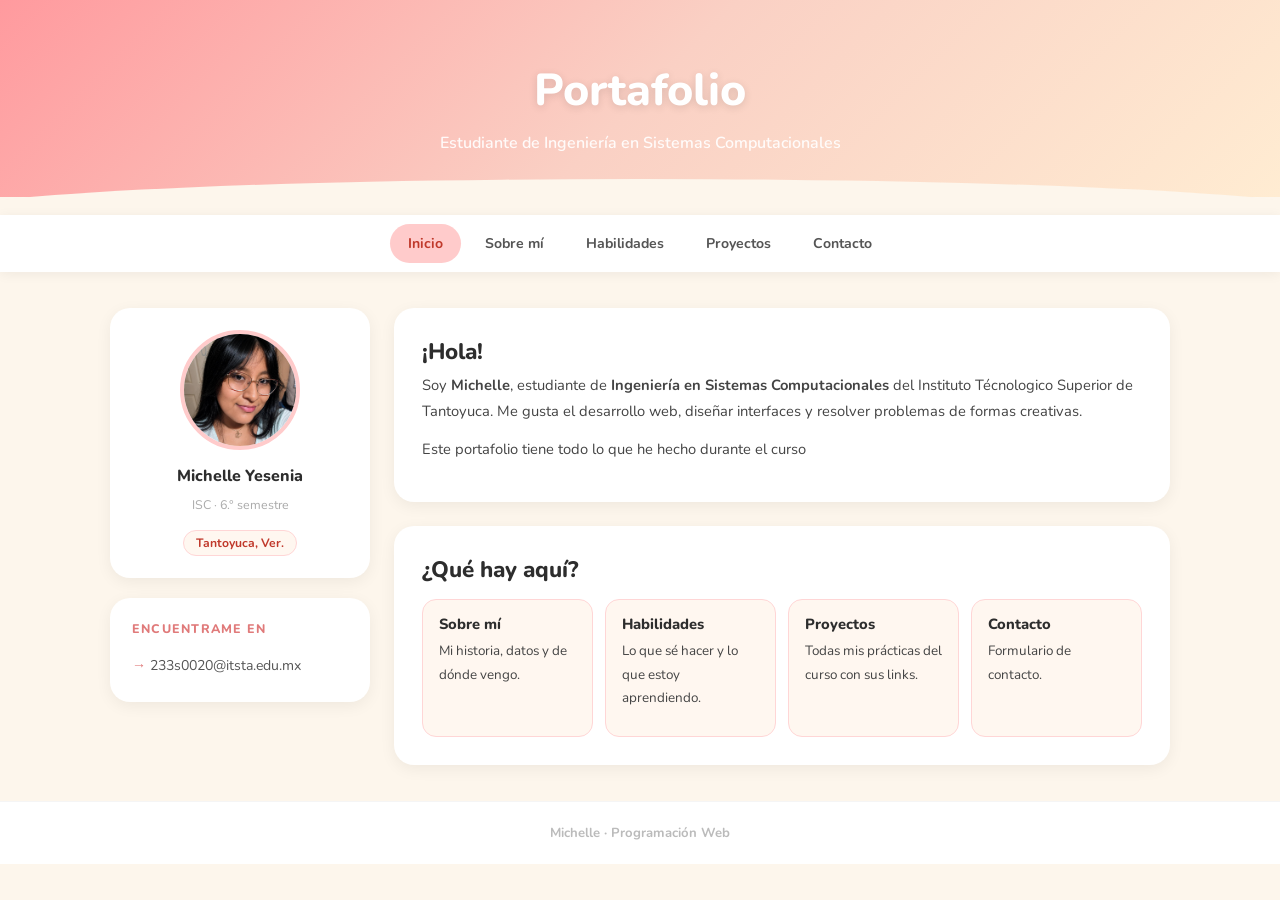
<file: index.html>
<!DOCTYPE html>
<html lang="es">

<head>
    <meta charset="UTF-8">
    <meta name="viewport" content="width=device-width, initial-scale=1.0">
    <title>Inicio | Mi Portafolio</title>
    <link rel="stylesheet" href="css/style.css">
    <link href="https://fonts.googleapis.com/css2?family=Nunito:wght@400;600;700;800;900&display=swap" rel="stylesheet">
</head>

<body>

    <header>
        <h1>Portafolio</h1>
        <p>Estudiante de Ingeniería en Sistemas Computacionales</p>
    </header>

    <nav class="navbar">
        <a href="index.html" class="active">Inicio</a>
        <a href="sobre-mi.html">Sobre mí</a>
        <a href="habilidades.html">Habilidades</a>
        <a href="proyectos.html">Proyectos</a>
        <a href="contacto.html">Contacto</a>
    </nav>

    <div class="container">

        <aside class="side">

            <div class="side-card" style="text-align:center">

                    <img src="img/Michelle.jpeg" alt="Michelle" class="foto-perfil">

                <p class="foto-nombre">Michelle Yesenia</p>
                <p class="foto-subtitulo">ISC · 6.° semestre</p>
                <div class="chip-list" style="justify-content:center">
                    <span class="chip">Tantoyuca, Ver.</span>
                </div>
            </div>

            <div class="side-card">
                <h3>Encuentrame en</h3>
                <ul class="side-list">
                    <li>233s0020@itsta.edu.mx</li>
                </ul>
            </div>

        </aside>

        <main class="main">

            <div class="bloque">
                <h2>¡Hola!</h2>
                <p>Soy <strong>Michelle</strong>, estudiante de <strong>Ingeniería en Sistemas Computacionales</strong> del Instituto Técnologico Superior de Tantoyuca. Me gusta el desarrollo web, diseñar interfaces y resolver problemas de formas creativas.</p>
                <p>Este portafolio tiene todo lo que he hecho durante el curso</p>
            </div>

            <div class="bloque">
                <h2>¿Qué hay aquí?</h2>
                <div class="tarjetas">
                    <div class="card">
                        <h4>Sobre mí</h4>
                        <p>Mi historia, datos y de dónde vengo.</p>
                    </div>
                    <div class="card">
                        <h4>Habilidades</h4>
                        <p>Lo que sé hacer y lo que estoy aprendiendo.</p>
                    </div>
                    <div class="card">
                        <h4>Proyectos</h4>
                        <p>Todas mis prácticas del curso con sus links.</p>
                    </div>
                    <div class="card">
                        <h4>Contacto</h4>
                        <p>Formulario de contacto.</p>
                    </div>
                </div>
            </div>

        </main>

    </div>

    <footer>
        Michelle · Programación Web
    </footer>

</body>
</html>
</file>
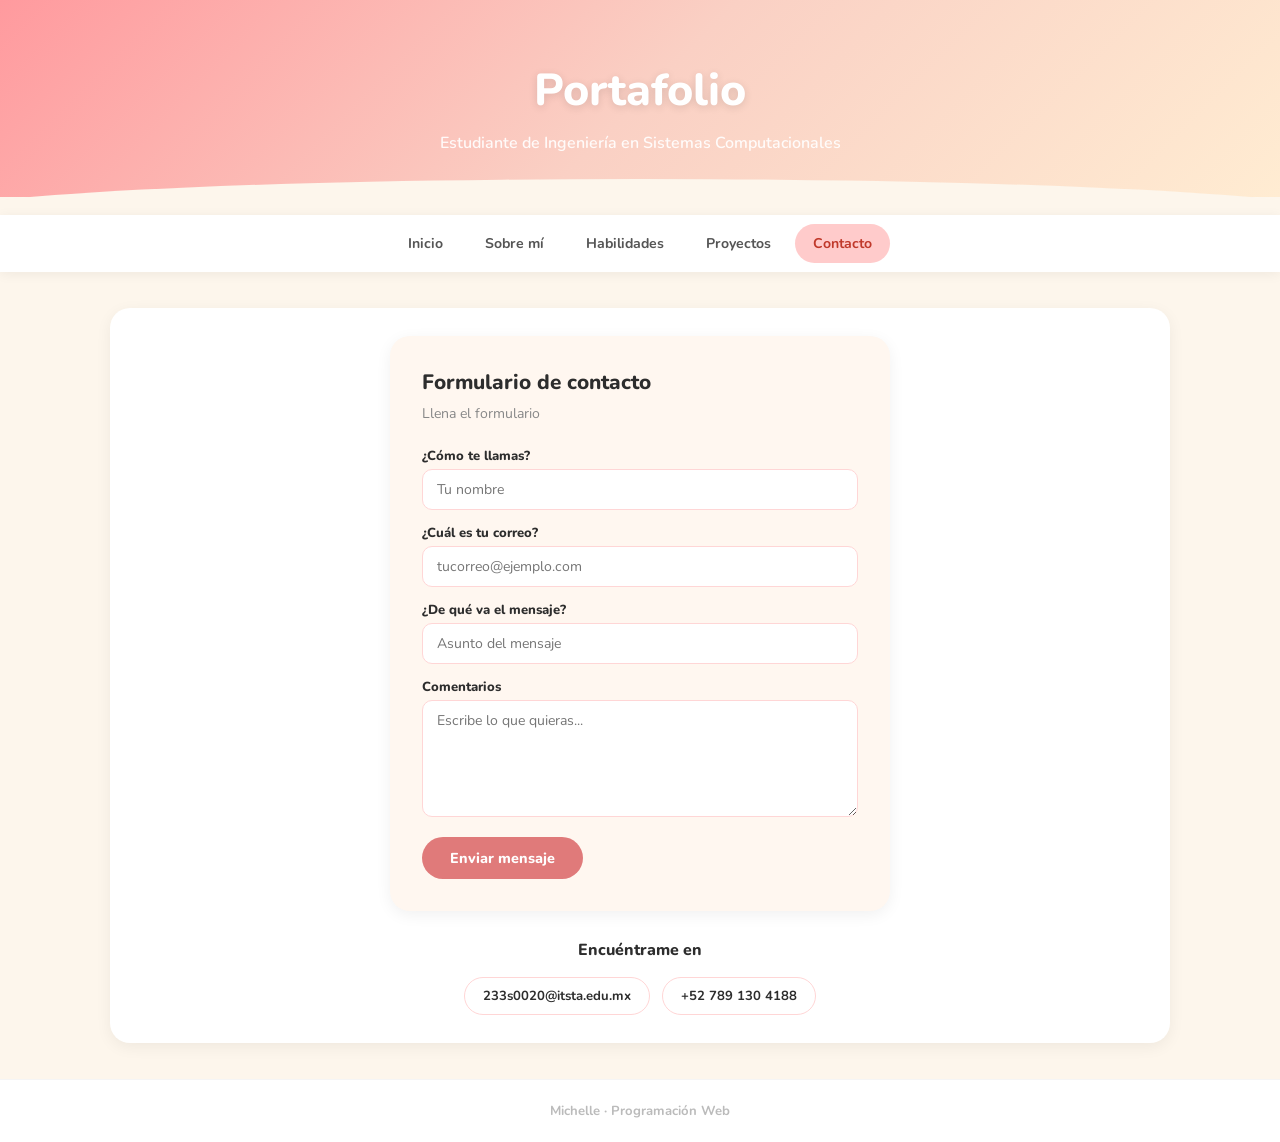
<file: contacto.html>
<!DOCTYPE html>
<html lang="es">

<head>
    <meta charset="UTF-8">
    <meta name="viewport" content="width=device-width, initial-scale=1.0">
    <title>Contacto | Mi Portafolio</title>
    <link rel="stylesheet" href="css/style.css">
    <link href="https://fonts.googleapis.com/css2?family=Nunito:wght@400;600;700;800;900&display=swap" rel="stylesheet">
</head>

<body>

    <header>
        <h1>Portafolio</h1>
        <p>Estudiante de Ingeniería en Sistemas Computacionales</p>
    </header>

    <nav class="navbar">
        <a href="index.html">Inicio</a>
        <a href="sobre-mi.html">Sobre mí</a>
        <a href="habilidades.html">Habilidades</a>
        <a href="proyectos.html">Proyectos</a>
        <a href="contacto.html" class="active">Contacto</a>
    </nav>

    <div class="container">

        <main class="main main-full">

            <div class="bloque">

                <div class="formcontainer">
                    <h2>Formulario de contacto</h2>
                    <p>Llena el formulario</p>

                    <form>
                        <label for="nombre">¿Cómo te llamas?</label>
                        <input type="text" id="nombre" placeholder="Tu nombre">

                        <label for="email">¿Cuál es tu correo?</label>
                        <input type="email" id="email" placeholder="tucorreo@ejemplo.com">

                        <label for="asunto">¿De qué va el mensaje?</label>
                        <input type="text" id="asunto" placeholder="Asunto del mensaje">

                        <label for="mensaje">Comentarios</label>
                        <textarea id="mensaje" rows="5" placeholder="Escribe lo que quieras..."></textarea>

                        <button type="submit">Enviar mensaje</button>
                    </form>
                </div>

                <h3 style="text-align:center;margin:10px 0 16px">Encuéntrame en</h3>
                <div class="contacto-links">

                    <a href="233s0020@itsta.edu.mx" class="contact-link">
                        233s0020@itsta.edu.mx
                    </a>

                    <a href="tel:+527891304188" class="contact-link">
                        +52 789 130 4188
                    </a>
                </div>
            </div>

        </main>

    </div>

    <footer>
        Michelle · Programación Web
    </footer>

</body>
</html>
</file>
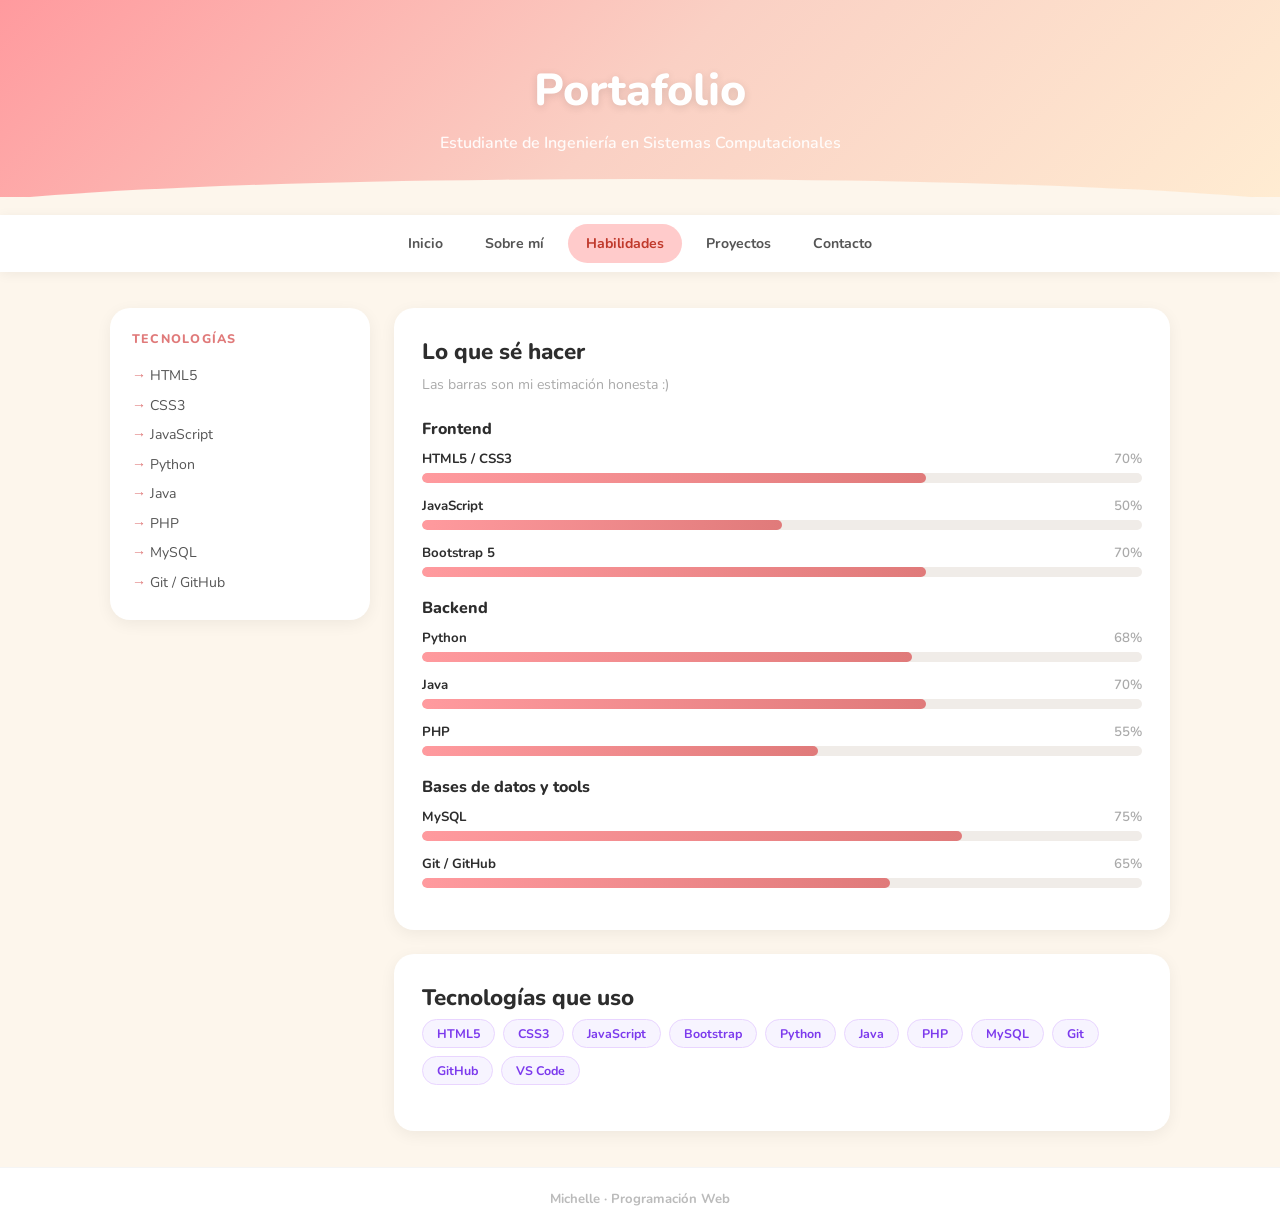
<file: habilidades.html>
<!DOCTYPE html>
<html lang="es">

<head>
    <meta charset="UTF-8">
    <meta name="viewport" content="width=device-width, initial-scale=1.0">
    <title>Habilidades | Mi Portafolio</title>
    <link rel="stylesheet" href="css/style.css">
    <link href="https://fonts.googleapis.com/css2?family=Nunito:wght@400;600;700;800;900&display=swap" rel="stylesheet">
</head>

<body>

    <header>
        <h1>Portafolio</h1>
        <p>Estudiante de Ingeniería en Sistemas Computacionales</p>
    </header>

    <nav class="navbar">
        <a href="index.html">Inicio</a>
        <a href="sobre-mi.html">Sobre mí</a>
        <a href="habilidades.html" class="active">Habilidades</a>
        <a href="proyectos.html">Proyectos</a>
        <a href="contacto.html">Contacto</a>
    </nav>

    <div class="container">

        <aside class="side">
            <div class="side-card">
                <h3>Tecnologías</h3>
                <ul class="side-list">
                    <li>HTML5</li>
                    <li>CSS3</li>
                    <li>JavaScript</li>
                    <li>Python</li>
                    <li>Java</li>
                    <li>PHP</li>
                    <li>MySQL</li>
                    <li>Git / GitHub</li>
                </ul>
            </div>
        </aside>

        <main class="main">

            <div class="bloque">
                <h2>Lo que sé hacer</h2>
                <p style="font-size:.88rem;color:#aaa">Las barras son mi estimación honesta :)</p>

                <h3>Frontend</h3>
                <div class="skill-item">
                    <div class="skill-label"><span>HTML5 / CSS3</span><span>70%</span></div>
                    <div class="skill-bar"><div class="skill-fill" style="width:70%"></div></div>
                </div>
                <div class="skill-item">
                    <div class="skill-label"><span>JavaScript</span><span>50%</span></div>
                    <div class="skill-bar"><div class="skill-fill" style="width:50%"></div></div>
                </div>
                <div class="skill-item">
                    <div class="skill-label"><span>Bootstrap 5</span><span>70%</span></div>
                    <div class="skill-bar"><div class="skill-fill" style="width:70%"></div></div>
                </div>

                <h3>Backend</h3>
                <div class="skill-item">
                    <div class="skill-label"><span>Python</span><span>68%</span></div>
                    <div class="skill-bar"><div class="skill-fill" style="width:68%"></div></div>
                </div>
                <div class="skill-item">
                    <div class="skill-label"><span>Java</span><span>70%</span></div>
                    <div class="skill-bar"><div class="skill-fill" style="width:70%"></div></div>
                </div>
                <div class="skill-item">
                    <div class="skill-label"><span>PHP</span><span>55%</span></div>
                    <div class="skill-bar"><div class="skill-fill" style="width:55%"></div></div>
                </div>

                <h3>Bases de datos y tools</h3>
                <div class="skill-item">
                    <div class="skill-label"><span>MySQL</span><span>75%</span></div>
                    <div class="skill-bar"><div class="skill-fill" style="width:75%"></div></div>
                </div>
                <div class="skill-item">
                    <div class="skill-label"><span>Git / GitHub</span><span>65%</span></div>
                    <div class="skill-bar"><div class="skill-fill" style="width:65%"></div></div>
                </div>
            </div>

            <div class="bloque">
                <h2>Tecnologías que uso</h2>
                <div class="pill-group">
                    <span class="pill">HTML5</span>
                    <span class="pill">CSS3</span>
                    <span class="pill">JavaScript</span>
                    <span class="pill">Bootstrap</span>
                    <span class="pill">Python</span>
                    <span class="pill">Java</span>
                    <span class="pill">PHP</span>
                    <span class="pill">MySQL</span>
                    <span class="pill">Git</span>
                    <span class="pill">GitHub</span>
                    <span class="pill">VS Code</span>
                </div>
            </div>

        </main>

    </div>

    <footer>
        Michelle · Programación Web
    </footer>

</body>
</html>
</file>
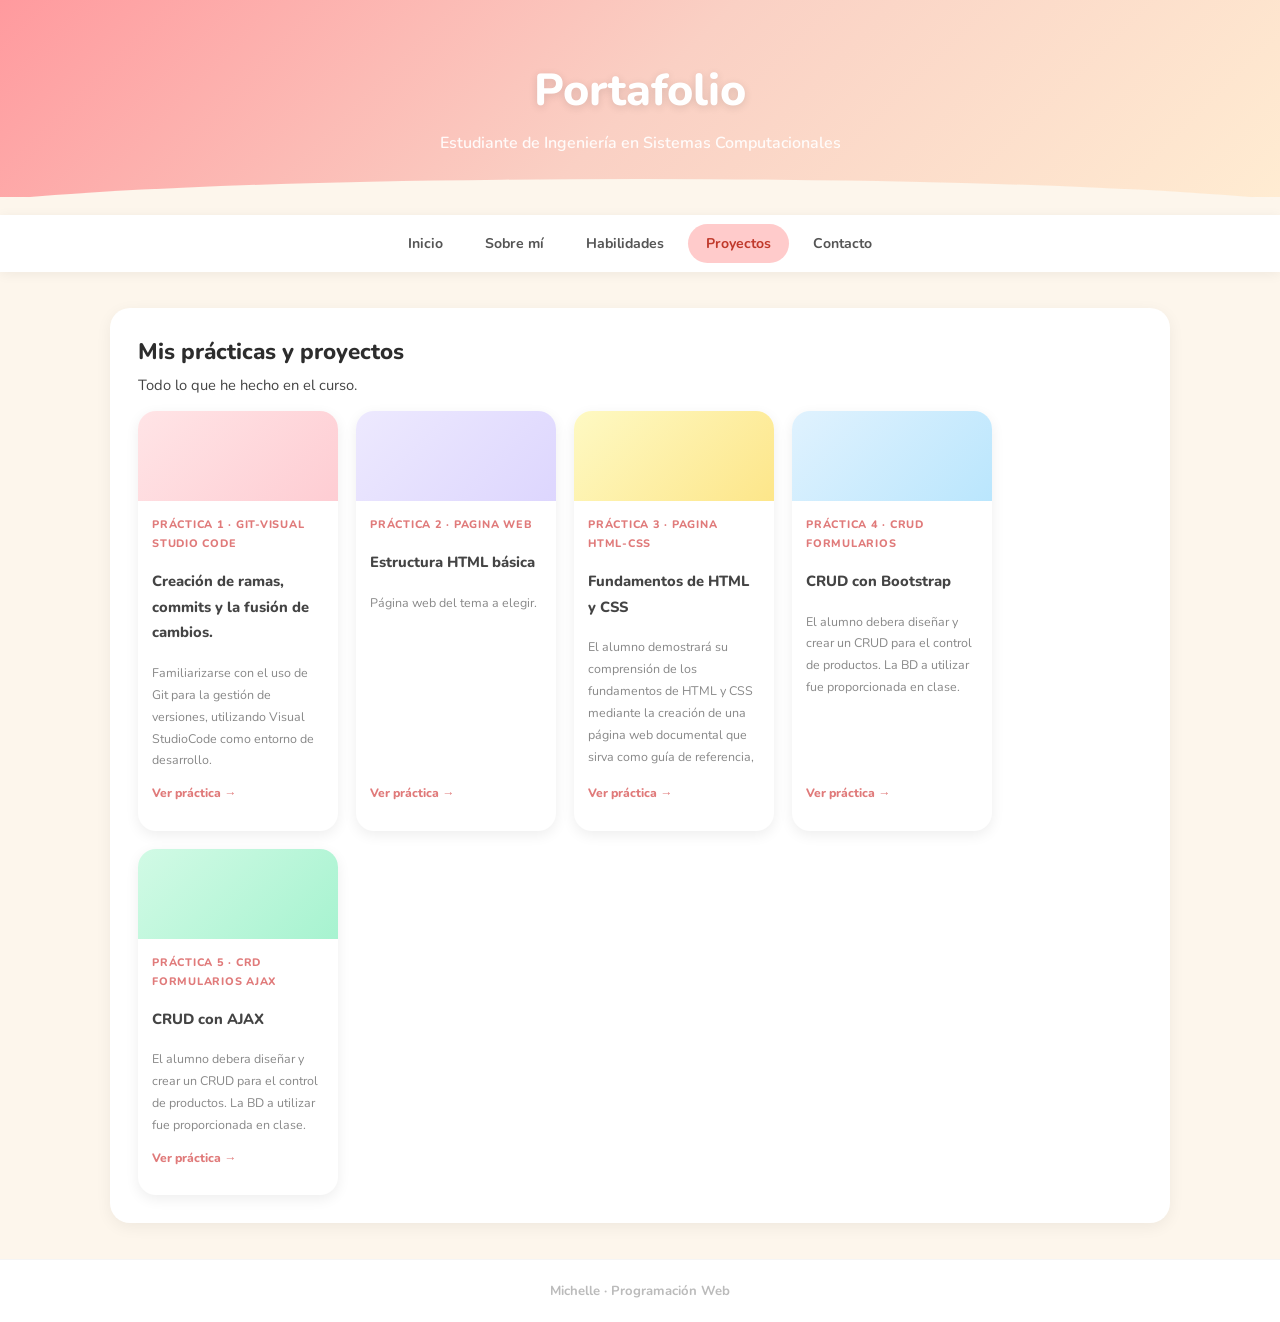
<file: proyectos.html>
<!DOCTYPE html>
<html lang="es">

<head>
    <meta charset="UTF-8">
    <meta name="viewport" content="width=device-width, initial-scale=1.0">
    <title>Proyectos | Mi Portafolio</title>
    <link rel="stylesheet" href="css/style.css">
    <link href="https://fonts.googleapis.com/css2?family=Nunito:wght@400;600;700;800;900&display=swap" rel="stylesheet">
</head>

<body>

    <header>
        <h1>Portafolio</h1>
        <p>Estudiante de Ingeniería en Sistemas Computacionales</p>
    </header>

    <nav class="navbar">
        <a href="index.html">Inicio</a>
        <a href="sobre-mi.html">Sobre mí</a>
        <a href="habilidades.html">Habilidades</a>
        <a href="proyectos.html" class="active">Proyectos</a>
        <a href="contacto.html">Contacto</a>
    </nav>

    <div class="container">

        <main class="main main-full">

            <div class="bloque">
                <h2>Mis prácticas y proyectos </h2>
                <p>Todo lo que he hecho en el curso.</p>

                <div class="albums">

                    <a href="https://drive.google.com/file/d/1pw0oVLFNsVBy-iHUL_ECq-aAOHB5ljeC/view" class="album" target="_blank" rel="noopener">
                        <div class="album-thumb pink"></div>
                        <div class="album-body">
                            <p class="album-tag">Práctica 1 · Git-Visual Studio Code</p>
                            <p class="album-title">Creación de ramas, commits y la fusión de cambios.</p>
                            <p class="album-desc">Familiarizarse con el uso de Git para la gestión de versiones, utilizando Visual StudioCode como entorno de desarrollo.</p>
                            <p class="album-ver">Ver práctica →</p>
                        </div>
                    </a>

                    <a href="https://webgrupoaisc.com/alumnos/michelle/paginaWeb/" class="album" target="_blank" rel="noopener">
                        <div class="album-thumb lila"></div>
                        <div class="album-body">
                            <p class="album-tag">Práctica 2 · Pagina Web</p>
                            <p class="album-title">Estructura HTML básica</p>
                            <p class="album-desc">Página web del tema a elegir.</p>
                            <p class="album-ver">Ver práctica →</p>
                        </div>
                    </a>

                    <a href="https://webgrupoaisc.com/alumnos/michelle/paginaHTML-CSS/" class="album" target="_blank" rel="noopener">
                        <div class="album-thumb yellow"></div>
                        <div class="album-body">
                            <p class="album-tag">Práctica 3 · Pagina HTML-CSS</p>
                            <p class="album-title">Fundamentos de HTML y CSS</p>
                            <p class="album-desc">El alumno demostrará su comprensión de los fundamentos de HTML y CSS mediante la
creación de una página web documental que sirva como guía de referencia,</p>
                            <p class="album-ver">Ver práctica →</p>
                        </div>
                    </a>

                    <a href="https://webgrupoaisc.com/alumnos/michelle/CRUD_formulariosBD/" class="album" target="_blank" rel="noopener">
                        <div class="album-thumb sky"></div>
                        <div class="album-body">
                            <p class="album-tag">Práctica 4 · CRUD Formularios</p>
                            <p class="album-title">CRUD con Bootstrap</p>
                            <p class="album-desc">El alumno debera diseñar y crear un CRUD para el control de productos. La BD a utilizar fue proporcionada en clase.</p>
                            <p class="album-ver">Ver práctica →</p>
                        </div>
                    </a>

                    <a href="https://webgrupoaisc.com/alumnos/michelle/CRUD_fmAJAX/" class="album" target="_blank" rel="noopener">
                        <div class="album-thumb mint"></div>
                        <div class="album-body">
                            <p class="album-tag">Práctica 5 · CRD Formularios AJAX</p>
                            <p class="album-title">CRUD con AJAX</p>
                            <p class="album-desc">El alumno debera diseñar y crear un CRUD para el control de productos. La BD a utilizar fue proporcionada en clase.</p>
                            <p class="album-ver">Ver práctica →</p>
                        </div>
                    </a>

                </div>
            </div>

        </main>

    </div>

    <footer>
        Michelle · Programación Web
    </footer>

</body>
</html>
</file>
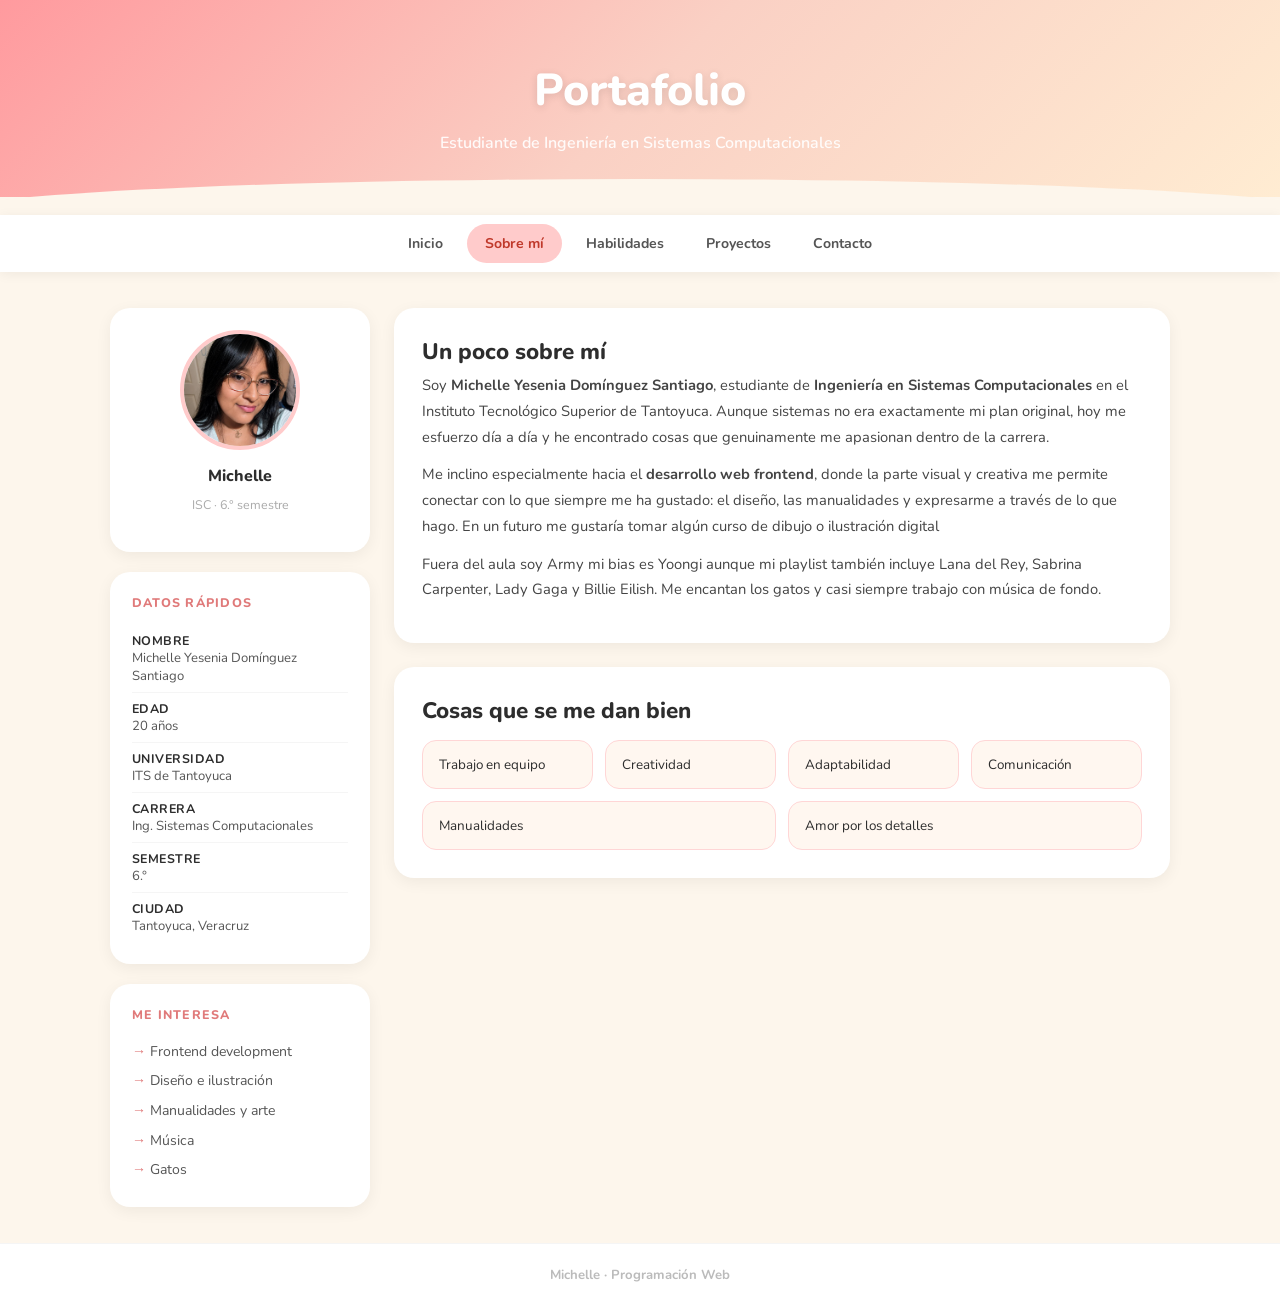
<file: sobre-mi.html>
<!DOCTYPE html>
<html lang="es">

<head>
    <meta charset="UTF-8">
    <meta name="viewport" content="width=device-width, initial-scale=1.0">
    <title>Sobre mí | Portafolio Michelle</title>
    <link rel="stylesheet" href="css/style.css">
    <link href="https://fonts.googleapis.com/css2?family=Nunito:wght@400;600;700;800;900&display=swap" rel="stylesheet">
</head>

<body>

    <header>
        <h1>Portafolio</h1>
        <p>Estudiante de Ingeniería en Sistemas Computacionales</p>
    </header>

    <nav class="navbar">
        <a href="index.html">Inicio</a>
        <a href="sobre-mi.html" class="active">Sobre mí</a>
        <a href="habilidades.html">Habilidades</a>
        <a href="proyectos.html">Proyectos</a>
        <a href="contacto.html">Contacto</a>
    </nav>

    <div class="container">

        <aside class="side">

            <div class="side-card" style="text-align:center">
                <img src="img/Michelle.jpeg" alt="Michelle" class="foto-perfil">
                <p class="foto-nombre">Michelle</p>
                <p class="foto-subtitulo">ISC · 6.° semestre</p>
            </div>

            <div class="side-card">
                <h3>Datos rápidos</h3>
                <div class="dato"><strong>Nombre</strong>Michelle Yesenia Domínguez Santiago</div>
                <div class="dato"><strong>Edad</strong>20 años</div>
                <div class="dato"><strong>Universidad</strong>ITS de Tantoyuca</div>
                <div class="dato"><strong>Carrera</strong>Ing. Sistemas Computacionales</div>
                <div class="dato"><strong>Semestre</strong>6.°</div>
                <div class="dato"><strong>Ciudad</strong>Tantoyuca, Veracruz</div>
            </div>

            <div class="side-card">
                <h3>Me interesa</h3>
                <ul class="side-list">
                    <li>Frontend development</li>
                    <li>Diseño e ilustración</li>
                    <li>Manualidades y arte</li>
                    <li>Música</li>
                    <li>Gatos</li>
                </ul>
            </div>

        </aside>

        <main class="main">

            <div class="bloque">
                <h2>Un poco sobre mí</h2>
                <p>
                 Soy <strong>Michelle Yesenia Domínguez Santiago</strong>, estudiante de 
                 <strong>Ingeniería en Sistemas Computacionales</strong> en el Instituto 
                 Tecnológico Superior de Tantoyuca. Aunque sistemas no era exactamente mi 
                 plan original, hoy me esfuerzo día a día y he encontrado cosas que 
                 genuinamente me apasionan dentro de la carrera.
                </p>

                <p>Me inclino especialmente hacia el <strong>desarrollo web frontend</strong>, donde la parte visual y creativa me permite conectar con lo que siempre me ha gustado: el diseño, las manualidades y expresarme a través de lo que hago. En un futuro me gustaría tomar algún curso de dibujo o ilustración digital</p>

                <p>Fuera del aula soy Army mi bias es Yoongi aunque mi playlist también incluye Lana del Rey, Sabrina Carpenter, Lady Gaga y Billie Eilish. Me encantan los gatos y casi siempre trabajo con música de fondo.</p>
            </div>

            <div class="bloque">
                <h2>Cosas que se me dan bien</h2>
                <div class="tarjetas">
                    <div class="card">Trabajo en equipo</div>
                    <div class="card">Creatividad</div>
                    <div class="card">Adaptabilidad</div>
                    <div class="card">Comunicación</div>
                    <div class="card">Manualidades</div>
                    <div class="card">Amor por los detalles</div>
                </div>
            </div>

        </main>

    </div>

    <footer>
        Michelle · Programación Web
    </footer>

</body>
</html>
</file>
<file: css/style.css>
* {
    box-sizing: border-box;
    margin: 0;
    padding: 0;
}

body {
    font-family: 'Nunito', sans-serif;
    background-color: #fdf6ec;
    color: #2d2d2d;
    overflow-x: hidden;
}

h1, h2, h3, h4 {
    font-family: 'Nunito', sans-serif;
    font-weight: 800;
}

p {
    line-height: 1.75;
    margin-bottom: 12px;
    color: #444;
}

img {
    max-width: 100%;
    height: auto;
    border-radius: 12px;
}

header {
    background: linear-gradient(135deg, #ff9a9e, #fad0c4, #ffecd2);
    padding: 60px 30px 40px;
    text-align: center;
    position: relative;
}

header::after {
    content: '';
    position: absolute;
    bottom: -18px;
    left: 0;
    right: 0;
    height: 36px;
    background: #fdf6ec;
    clip-path: ellipse(55% 100% at 50% 100%);
}

header h1 {
    font-size: 2.8rem;
    color: #fff;
    text-shadow: 0 2px 8px rgba(0,0,0,0.12);
    margin-bottom: 8px;
}

header p {
    color: rgba(255,255,255,0.9);
    font-size: 1rem;
    font-weight: 600;
    margin: 0;
}


.navbar {
    display: flex;
    justify-content: center;
    flex-wrap: wrap;
    background: #fff;
    padding: 6px 0;
    box-shadow: 0 2px 12px rgba(0,0,0,0.06);
    position: sticky;
    top: 0;
    z-index: 100;
    margin-top: 18px;
}

.navbar a {
    color: #555;
    padding: 10px 18px;
    text-decoration: none;
    font-size: 0.88rem;
    font-weight: 700;
    border-radius: 100px;
    margin: 3px;
    transition: background 0.2s, color 0.2s;
}

.navbar a:hover {
    background: #fff0f0;
    color: #e07a7a;
}

.navbar a.active {
    background: #ffcbcb;
    color: #c0392b;
}

/* ── LAYOUT ── */
.container {
    display: flex;
    flex-wrap: wrap;
    max-width: 1100px;
    margin: 36px auto;
    padding: 0 20px;
    gap: 24px;
}

/* Columna lateral */
.side {
    flex: 0 0 260px;
    display: flex;
    flex-direction: column;
    gap: 20px;
}

/* Tarjeta del sidebar */
.side-card {
    background: #fff;
    border-radius: 20px;
    padding: 22px;
    box-shadow: 0 4px 16px rgba(0,0,0,0.06);
}

.side-card h3 {
    font-size: 0.78rem;
    font-weight: 800;
    text-transform: uppercase;
    letter-spacing: 0.1em;
    color: #e07a7a;
    margin-bottom: 14px;
}

.main {
    flex: 1;
    min-width: 0;
    display: flex;
    flex-direction: column;
    gap: 24px;
}

.main-full {
    flex: 1 1 100%;
}

.bloque {
    background: #fff;
    border-radius: 20px;
    padding: 28px;
    box-shadow: 0 4px 16px rgba(0,0,0,0.06);
}

.bloque h2 {
    font-size: 1.4rem;
    color: #2d2d2d;
    margin-bottom: 6px;
}

.bloque h3 {
    font-size: 1rem;
    color: #2d2d2d;
    margin: 20px 0 10px;
}

.bloque > p {
    font-size: 0.92rem;
}

.foto-perfil {
    width: 120px;
    height: 120px;
    object-fit: cover;
    object-position: center center;  
    border-radius: 50%;
    border: 4px solid #ffcbcb;
    display: block;
    margin: 0 auto 12px;
}


.foto-nombre {
    text-align: center;
    font-weight: 800;
    font-size: 1rem;
    color: #2d2d2d;
    margin-bottom: 4px;
}

.foto-subtitulo {
    text-align: center;
    font-size: 0.78rem;
    color: #aaa;
    margin-bottom: 14px !important;
}

.chip-list {
    display: flex;
    flex-wrap: wrap;
    gap: 6px;
}

.chip {
    background: #fff7f0;
    color: #c0392b;
    border: 1.5px solid #ffd6d6;
    border-radius: 100px;
    padding: 4px 12px;
    font-size: 0.76rem;
    font-weight: 700;
}

.side-list {
    list-style: none;
    font-size: 0.88rem;
    color: #555;
    line-height: 2.1;
}

.side-list li::before {
    content: '→ ';
    color: #e07a7a;
    font-weight: 700;
}

.dato {
    display: flex;
    flex-direction: column;
    font-size: 0.82rem;
    padding: 7px 0;
    border-bottom: 1px solid #f5f5f5;
    color: #555;
}

.dato:last-child { border-bottom: none; }
.dato strong { color: #2d2d2d; font-size: 0.78rem; text-transform: uppercase; letter-spacing: 0.04em; }

.tarjetas {
    display: flex;
    flex-wrap: wrap;
    gap: 12px;
    margin-top: 14px;
}

.card {
    background: #fff7f0;
    border: 1.5px solid #ffd6d6;
    border-radius: 14px;
    padding: 14px 16px;
    font-size: 0.84rem;
    color: #2d2d2d;
    flex: 1 1 140px;
    transition: transform 0.2s;
}

.card:hover { transform: translateY(-3px); }
.card h4 { font-size: 0.92rem; margin-bottom: 5px; }

.skill-item { margin-bottom: 14px; }

.skill-label {
    display: flex;
    justify-content: space-between;
    font-size: 0.83rem;
    font-weight: 700;
    margin-bottom: 5px;
    color: #2d2d2d;
}

.skill-label span:last-child { color: #aaa; font-weight: 600; }

.skill-bar {
    height: 10px;
    background: #f0ece8;
    border-radius: 5px;
    overflow: hidden;
}

.skill-fill {
    height: 100%;
    background: linear-gradient(90deg, #ff9a9e, #e07a7a);
    border-radius: 5px;
}

.pill-group { display: flex; flex-wrap: wrap; gap: 8px; margin-bottom: 18px; }

.pill {
    background: #f7f4ff;
    color: #7c3aed;
    border: 1.5px solid #e9d5ff;
    border-radius: 100px;
    padding: 5px 14px;
    font-size: 0.78rem;
    font-weight: 700;
}

.albums {
    display: flex;
    flex-wrap: wrap;
    gap: 18px;
    margin-top: 10px;
}

.album {
    background: #fff;
    border-radius: 18px;
    width: 200px;
    text-decoration: none;
    color: #2d2d2d;
    box-shadow: 0 4px 14px rgba(0,0,0,0.07);
    overflow: hidden;
    transition: transform 0.25s, box-shadow 0.25s;
    display: flex;
    flex-direction: column;
}

.album:hover {
    transform: translateY(-5px);
    box-shadow: 0 12px 28px rgba(0,0,0,0.12);
}

.album-thumb {
    height: 90px;
    display: flex;
    align-items: center;
    justify-content: center;
    font-size: 2.2rem;
}

.album-thumb.pink   { background: linear-gradient(135deg,#ffe4e6,#fecdd3); }
.album-thumb.lila   { background: linear-gradient(135deg,#ede9fe,#ddd6fe); }
.album-thumb.mint   { background: linear-gradient(135deg,#d1fae5,#a7f3d0); }
.album-thumb.yellow { background: linear-gradient(135deg,#fef9c3,#fde68a); }
.album-thumb.sky    { background: linear-gradient(135deg,#e0f2fe,#bae6fd); }
.album-thumb.peach  { background: linear-gradient(135deg,#ffedd5,#fed7aa); }

.album-body { padding: 14px; flex: 1; display: flex; flex-direction: column; gap: 4px; }

.album-tag {
    font-size: 0.68rem;
    font-weight: 800;
    text-transform: uppercase;
    letter-spacing: 0.07em;
    color: #e07a7a;
}

.album-title { font-size: 0.92rem; font-weight: 800; }

.album-desc {
    font-size: 0.78rem;
    color: #888;
    margin: 0;
    flex: 1;
}

.album-ver {
    font-size: 0.76rem;
    font-weight: 800;
    color: #e07a7a;
    margin-top: 8px;
}

.formcontainer {
    background: #fff7f0;
    border-radius: 20px;
    padding: 32px;
    max-width: 500px;
    margin: 0 auto 28px;
    box-shadow: 0 4px 16px rgba(0,0,0,0.06);
}

.formcontainer h2 { margin-bottom: 6px; font-size: 1.3rem; }
.formcontainer > p { font-size: 0.88rem; color: #888; margin-bottom: 20px; }

label {
    display: block;
    font-size: 0.82rem;
    font-weight: 800;
    color: #2d2d2d;
    margin-bottom: 4px;
}

input, textarea {
    width: 100%;
    padding: 10px 14px;
    border: 1.5px solid #ffd6d6;
    border-radius: 10px;
    font-family: 'Nunito', sans-serif;
    font-size: 0.88rem;
    background: #fff;
    color: #2d2d2d;
    margin-bottom: 14px;
    transition: border-color 0.2s;
}

input:focus, textarea:focus {
    outline: none;
    border-color: #e07a7a;
}

button {
    background: #e07a7a;
    color: #fff;
    border: none;
    padding: 11px 28px;
    border-radius: 100px;
    font-family: 'Nunito', sans-serif;
    font-size: 0.9rem;
    font-weight: 800;
    cursor: pointer;
    transition: background 0.2s, transform 0.15s;
}

button:hover {
    background: #c0392b;
    transform: translateY(-2px);
}

.contacto-links {
    display: flex;
    flex-wrap: wrap;
    gap: 12px;
    justify-content: center;
    margin-top: 8px;
}

.contact-link {
    display: flex;
    align-items: center;
    gap: 8px;
    background: #fff;
    border: 1.5px solid #ffd6d6;
    border-radius: 100px;
    padding: 9px 18px;
    font-size: 0.82rem;
    font-weight: 700;
    color: #2d2d2d;
    text-decoration: none;
    transition: background 0.2s, border-color 0.2s;
}

.contact-link:hover {
    background: #fff0f0;
    border-color: #e07a7a;
    color: #c0392b;
}

footer {
    text-align: center;
    padding: 22px;
    background: #fff;
    color: #bbb;
    font-size: 0.82rem;
    font-weight: 700;
    margin-top: 10px;
    border-top: 1px solid #f5f5f5;
}

@media screen and (max-width: 700px) {
    header h1 { font-size: 2rem; }

    .navbar a { padding: 8px 12px; font-size: 0.82rem; }

    .container {
        flex-direction: column;
        padding: 0 14px;
        margin: 20px auto;
    }

    .side { flex: none; width: 100%; }

    .albums { justify-content: center; }

    .album { width: 100%; max-width: 320px; }

    .tarjetas .card { flex: 1 1 100%; }

    .formcontainer { padding: 22px 16px; }
}
</file>
